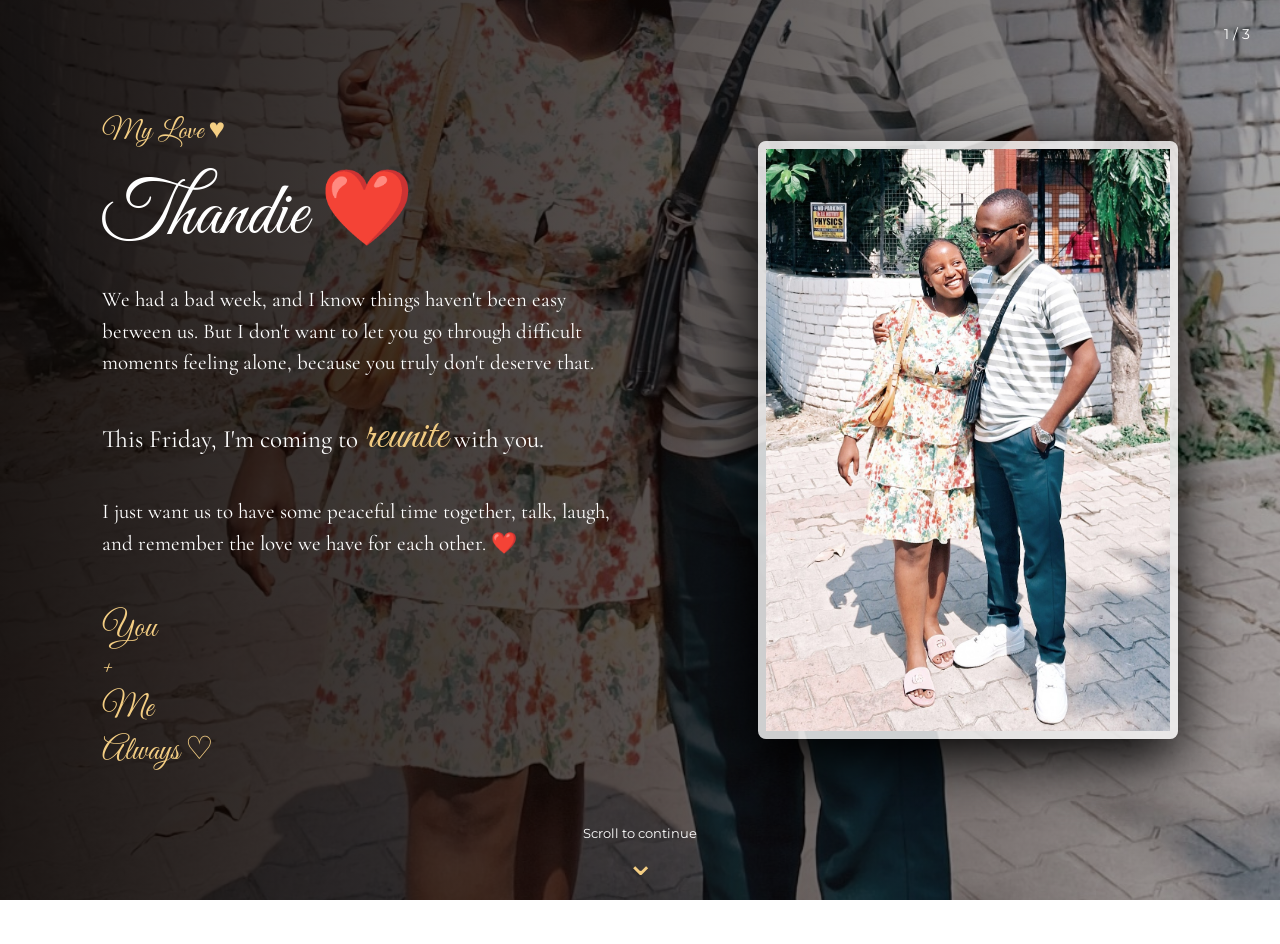
<file: index.html>
<!DOCTYPE html>
<html lang="en">
<head>
    <meta charset="UTF-8">
    <meta name="viewport" content="width=device-width, initial-scale=1.0">

    <title>For Thandie ❤️</title>

    <link rel="stylesheet" href="style.css">
</head>

<body class="page1">

<div class="hearts"></div>

<div class="page-container">

    <div class="page-number">1 / 3</div>

    <section class="welcome-section">

        <div class="welcome-text">

            <div class="small-title">
                My Love ♥
            </div>

            <h1>Thandie ❤️</h1>

            <p>
                We had a bad week, and I know things haven't been easy between us.
                But I don't want to let you go through difficult moments feeling alone,
                because you truly don't deserve that.
            </p>

            <p class="special-text">
                This Friday, I'm coming to
                <span>reunite</span>
                with you.
            </p>

            <p>
                I just want us to have some peaceful time together,
                talk, laugh, and remember the love we have for each other. ❤️
            </p>

            <div class="always">
                You<br>
                +<br>
                Me<br>
                Always ♡
            </div>

        </div>


        <div class="couple-photo">

            <img src="assets/our-photo.jpg" alt="Us">

        </div>

    </section>


    <a href="invitation.html" class="continue">

        Scroll to continue

        <span>⌄</span>

    </a>

</div>

<script src="script.js"></script>

</body>
</html>
</file>
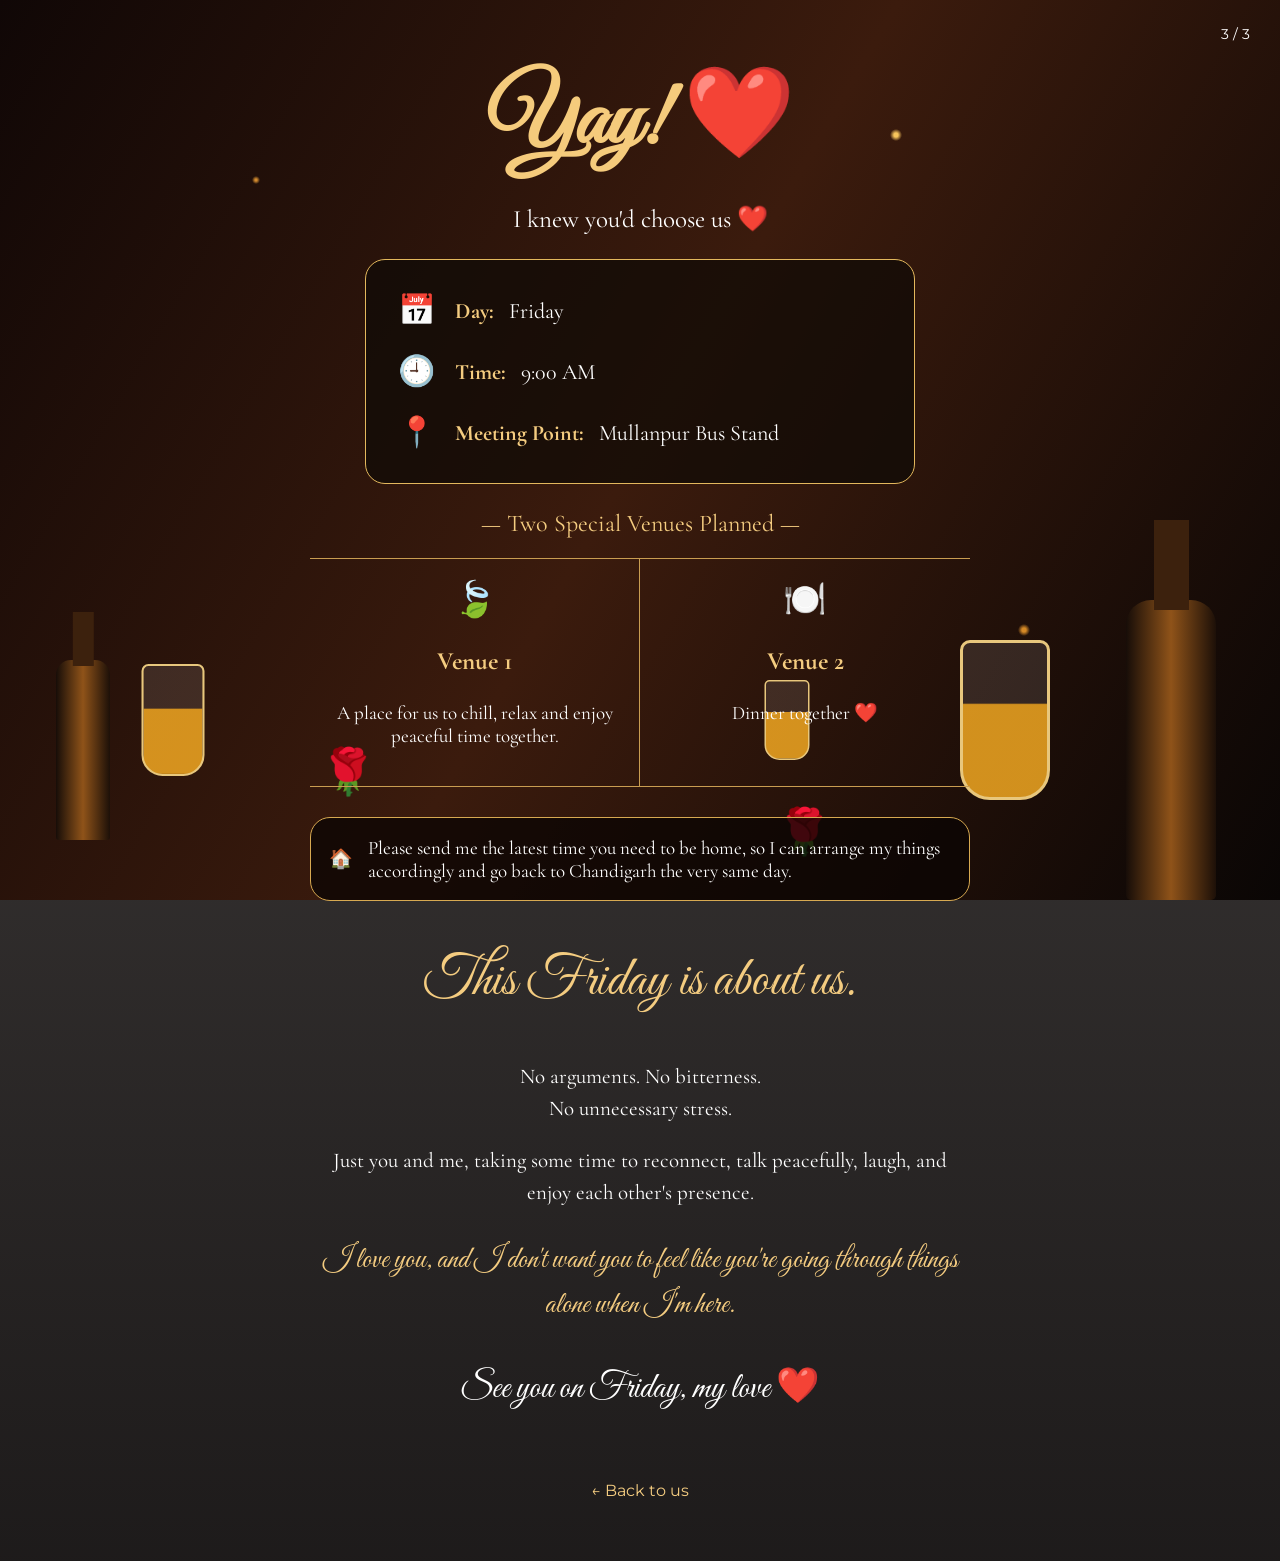
<file: details.html>
<!DOCTYPE html>

<html lang="en">

<head>

<meta charset="UTF-8">

<meta name="viewport" content="width=device-width, initial-scale=1.0">

<title>Our Friday ❤️</title>

<link rel="stylesheet" href="style.css">

</head>


<body class="page3">

<div class="restaurant-background">

<div class="bottle bottle1"></div>

<div class="bottle bottle2"></div>

<div class="glass glass1"></div>

<div class="glass glass2"></div>

<div class="glass glass3"></div>

<div class="rose rose1">🌹</div>

<div class="rose rose2">🌹</div>

</div>


<div class="hearts"></div>


<div class="page-number">
3 / 3
</div>


<div class="details-page">


<h1 class="yay">

Yay! ❤️

</h1>


<p class="choose-us">

I knew you'd choose us ❤️

</p>


<div class="meeting-card">


<div class="meeting-item">

<span>📅</span>

<div>

<b>Day:</b>

Friday

</div>

</div>


<div class="meeting-item">

<span>🕘</span>

<div>

<b>Time:</b>

9:00 AM

</div>

</div>


<div class="meeting-item">

<span>📍</span>

<div>

<b>Meeting Point:</b>

Mullanpur Bus Stand

</div>

</div>


</div>


<h2 class="venue-title">

— Two Special Venues Planned —

</h2>


<div class="venues">


<div class="venue">

<div class="venue-icon">

🍃

</div>

<h3>Venue 1</h3>

<p>

A place for us to chill,
relax and enjoy peaceful
time together.

</p>

</div>


<div class="venue">

<div class="venue-icon">

🍽️

</div>

<h3>Venue 2</h3>

<p>

Dinner together ❤️

</p>

</div>


</div>


<div class="home-box">

🏠

<p>

Please send me the latest time you need to be home,
so I can arrange my things accordingly and go back
to Chandigarh the very same day.

</p>

</div>


<div class="final-message">

<h2>

This Friday is about us.

</h2>


<p>

No arguments. No bitterness.

<br>

No unnecessary stress.

</p>


<p>

Just you and me, taking some time to reconnect,
talk peacefully, laugh, and enjoy each other's presence.

</p>


<p class="love-message">

I love you, and I don't want you to feel
like you're going through things alone
when I'm here.

</p>


<p class="see-you">

See you on Friday, my love ❤️

</p>

</div>


<a href="index.html" class="back-button">

← Back to us

</a>


</div>


<script src="script.js"></script>

</body>

</html>
</file>
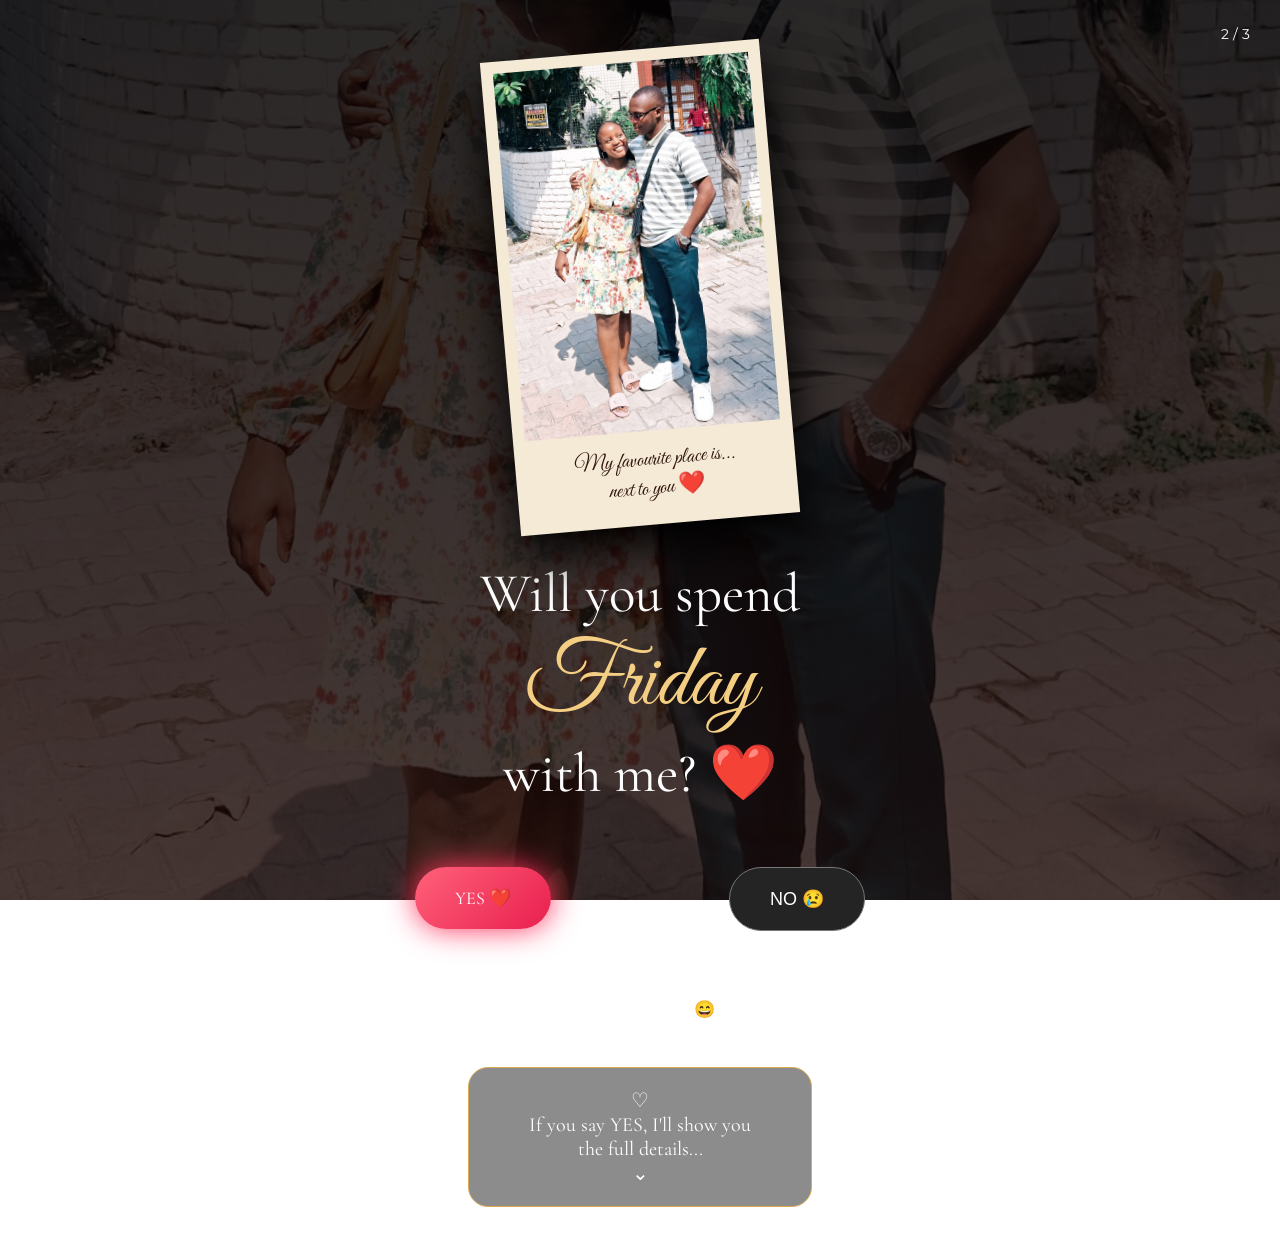
<file: invitation.html>
<!DOCTYPE html>
<html lang="en">

<head>

<meta charset="UTF-8">

<meta name="viewport" content="width=device-width, initial-scale=1.0">

<title>Friday With Me ❤️</title>

<link rel="stylesheet" href="style.css">

</head>


<body class="page2">

<div class="hearts"></div>

<div class="page-number">
2 / 3
</div>


<div class="invitation-page">

<div class="polaroid">

<img src="assets/our-photo.jpg">

<p>
My favourite place is...<br>
<span>next to you ❤️</span>
</p>

</div>


<h1 class="question">

Will you spend

<span>Friday</span>

with me? ❤️

</h1>


<div class="button-area" id="buttonArea">

<a href="details.html" class="yes-button">

YES ❤️

</a>


<button id="noButton" class="no-button">

NO 😢

</button>

</div>


<p class="try-text">

(Try clicking "No"... 😄)

</p>


<div class="details-preview">

♡<br>

If you say YES, I'll show you<br>

the full details...

<br>

⌄

</div>

</div>


<script src="script.js"></script>

</body>

</html>
</file>
<file: style.css>
@import url('https://fonts.googleapis.com/css2?family=Cormorant+Garamond:wght@400;500;600;700&family=Great+Vibes&family=Montserrat:wght@400;500;600&display=swap');


*{
    box-sizing:border-box;
}


body{

    margin:0;

    font-family:"Cormorant Garamond",serif;

    color:white;

    min-height:100vh;

    overflow-x:hidden;

}


.page1{

    background:

    linear-gradient(
    90deg,
    rgba(10,5,3,.92),
    rgba(15,6,3,.70),
    rgba(0,0,0,.35)
    ),

    url("assets/our-photo.jpg");

    background-size:cover;

    background-position:center;

    background-attachment:fixed;

}


.page2{

    background:

    linear-gradient(
    rgba(5,2,2,.85),
    rgba(25,8,5,.80)
    ),

    url("assets/our-photo.jpg");

    background-size:cover;

    background-position:center;

    background-attachment:fixed;

}


.page-container{

    min-height:100vh;

    padding:60px 8%;

}


.page-number{

    position:fixed;

    top:25px;

    right:30px;

    z-index:20;

    font-family:Montserrat;

    font-size:14px;

    color:white;

}


.welcome-section{

    min-height:85vh;

    display:flex;

    align-items:center;

    justify-content:space-between;

    gap:50px;

}


.welcome-text{

    max-width:520px;

}


.small-title{

    font-family:"Great Vibes";

    font-size:28px;

    color:#f4ce83;

}


.welcome-text h1{

    font-family:"Great Vibes";

    font-size:75px;

    margin:15px 0;

    font-weight:400;

}


.welcome-text p{

    font-size:21px;

    line-height:1.5;

}


.special-text{

    font-size:25px !important;

}


.special-text span{

    font-family:"Great Vibes";

    font-size:45px;

    color:#f1cb82;

}


.always{

    margin-top:50px;

    font-family:"Great Vibes";

    font-size:32px;

    color:#f4ce83;

}


.couple-photo{

    width:420px;

    max-width:45%;

}


.couple-photo img{

    width:100%;

    border-radius:8px;

    border:8px solid rgba(255,255,255,.8);

    box-shadow:0 20px 60px black;

}


.continue{

    display:block;

    color:white;

    text-decoration:none;

    text-align:center;

    font-family:Montserrat;

    font-size:13px;

}


.continue span{

    display:block;

    font-size:35px;

    color:#f4ce83;

}


/* PAGE 2 */


.invitation-page{

    min-height:100vh;

    display:flex;

    flex-direction:column;

    align-items:center;

    justify-content:center;

    text-align:center;

    padding:50px 20px;

}


.polaroid{

    width:280px;

    background:#f4ead6;

    padding:12px;

    transform:rotate(-5deg);

    box-shadow:0 20px 50px black;

}


.polaroid img{

    width:100%;

}


.polaroid p{

    color:#32170e;

    font-family:"Great Vibes";

    font-size:22px;

    margin:10px;

}


.question{

    font-size:55px;

    font-weight:400;

    margin:35px 0;

}


.question span{

    display:block;

    font-family:"Great Vibes";

    font-size:90px;

    color:#f4ce83;

}


.button-area{

    width:500px;

    max-width:90vw;

    height:140px;

    position:relative;

}


.yes-button,
.no-button{

    position:absolute;

    top:25px;

    border:none;

    border-radius:50px;

    padding:20px 40px;

    font-size:18px;

    cursor:pointer;

}


.yes-button{

    left:5%;

    background:

    linear-gradient(
    135deg,
    #ff617a,
    #e91f4e
    );

    color:white;

    text-decoration:none;

    box-shadow:0 0 30px #ff315d;

}


.no-button{

    right:5%;

    background:#242424;

    color:white;

    border:1px solid #777;

}


.try-text{

    font-size:17px;

}


.details-preview{

    border:1px solid #d9a952;

    border-radius:20px;

    padding:20px 60px;

    margin-top:30px;

    font-size:20px;

    background:rgba(0,0,0,.45);

}


/* PAGE 3 */


.page3{

    background:

    linear-gradient(
    rgba(10,5,3,.75),
    rgba(5,2,2,.90)
    );

}


.restaurant-background{

    position:fixed;

    inset:0;

    z-index:-1;

    overflow:hidden;

    background:

    radial-gradient(circle at 20% 20%,#d18a2e 1px,transparent 4px),

    radial-gradient(circle at 70% 15%,#f7c55c 2px,transparent 6px),

    radial-gradient(circle at 80% 70%,#d58926 2px,transparent 6px),

    linear-gradient(
    120deg,
    #100706,
    #3b1b0d,
    #0a0605
    );

}


.details-page{

    max-width:700px;

    margin:auto;

    padding:60px 20px;

    text-align:center;

}


.yay{

    font-family:"Great Vibes";

    font-size:90px;

    color:#f5cb7c;

    margin:0;

}


.choose-us{

    font-size:25px;

}


.meeting-card{

    margin:25px auto;

    padding:20px;

    max-width:550px;

    border:1px solid #e3b85d;

    border-radius:20px;

    background:rgba(15,10,7,.70);

}


.meeting-item{

    display:flex;

    gap:20px;

    align-items:center;

    padding:12px;

    text-align:left;

    font-size:22px;

}


.meeting-item span{

    font-size:30px;

}


.meeting-item b{

    color:#f4cc80;

    margin-right:10px;

}


.venue-title{

    font-weight:400;

    color:#f4cc80;

}


.venues{

    display:flex;

    justify-content:center;

    border-top:1px solid #c99d51;

    border-bottom:1px solid #c99d51;

}


.venue{

    width:50%;

    padding:20px;

}


.venue:first-child{

    border-right:1px solid #c99d51;

}


.venue-icon{

    font-size:35px;

}


.venue h3{

    color:#f4cc80;

    font-size:25px;

}


.venue p{

    font-size:19px;

}


.home-box{

    display:flex;

    align-items:center;

    gap:15px;

    text-align:left;

    margin:30px auto;

    padding:18px;

    border:1px solid #d7a951;

    border-radius:20px;

    background:rgba(10,5,3,.75);

    font-size:19px;

}


.home-box p{

    margin:0;

}


.final-message{

    margin-top:40px;

}


.final-message h2{

    font-family:"Great Vibes";

    font-size:55px;

    color:#f4cc80;

    font-weight:400;

}


.final-message p{

    font-size:21px;

    line-height:1.5;

}


.love-message{

    font-family:"Great Vibes";

    color:#f4cc80;

    font-size:30px !important;

}


.see-you{

    font-family:"Great Vibes";

    font-size:35px !important;

}


.back-button{

    display:inline-block;

    margin-top:30px;

    color:#f4cc80;

    text-decoration:none;

    font-family:Montserrat;

}


/* RESTAURANT ITEMS */


.bottle{

    position:absolute;

    bottom:0;

    width:90px;

    height:300px;

    background:

    linear-gradient(
    90deg,
    #170d08,
    #8f5319,
    #1d1008
    );

    border-radius:25px 25px 5px 5px;

}


.bottle:before{

    content:"";

    position:absolute;

    width:35px;

    height:90px;

    background:#3c210d;

    top:-80px;

    left:28px;

}


.bottle1{

    right:5%;

}


.bottle2{

    left:3%;

    transform:scale(.6);

}


.glass{

    position:absolute;

    bottom:100px;

    width:90px;

    height:160px;

    border:3px solid #e8c77d;

    border-radius:10px 10px 30px 30px;

    background:

    linear-gradient(
    to top,
    rgba(255,177,35,.8) 60%,
    rgba(255,255,255,.1) 61%
    );

}


.glass1{

    right:18%;

}


.glass2{

    left:10%;

    transform:scale(.7);

}


.glass3{

    right:35%;

    transform:scale(.5);

}


.rose{

    position:absolute;

    font-size:45px;

}


.rose1{

    bottom:40px;

    right:35%;

}


.rose2{

    bottom:100px;

    left:25%;

}


/* FLOATING HEARTS */


.hearts{

    position:fixed;

    inset:0;

    pointer-events:none;

    z-index:100;

}


.heart{

    position:absolute;

    bottom:-30px;

    animation:floatHeart linear forwards;

}


@keyframes floatHeart{

    0%{

        transform:translateY(0);

        opacity:0;

    }


    10%{

        opacity:1;

    }


    100%{

        transform:translateY(-110vh);

        opacity:0;

    }

}


/* MOBILE */


@media(max-width:700px){

    .welcome-section{

        flex-direction:column;

        text-align:center;

    }


    .couple-photo{

        max-width:85%;

        order:-1;

    }


    .welcome-text h1{

        font-size:60px;

    }


    .welcome-text p{

        font-size:18px;

    }


    .question{

        font-size:40px;

    }


    .question span{

        font-size:70px;

    }


    .venues{

        flex-direction:column;

    }


    .venue{

        width:100%;

    }


    .venue:first-child{

        border-right:none;

        border-bottom:1px solid #c99d51;

    }


    .meeting-item{

        font-size:18px;

    }

  }
</file>
